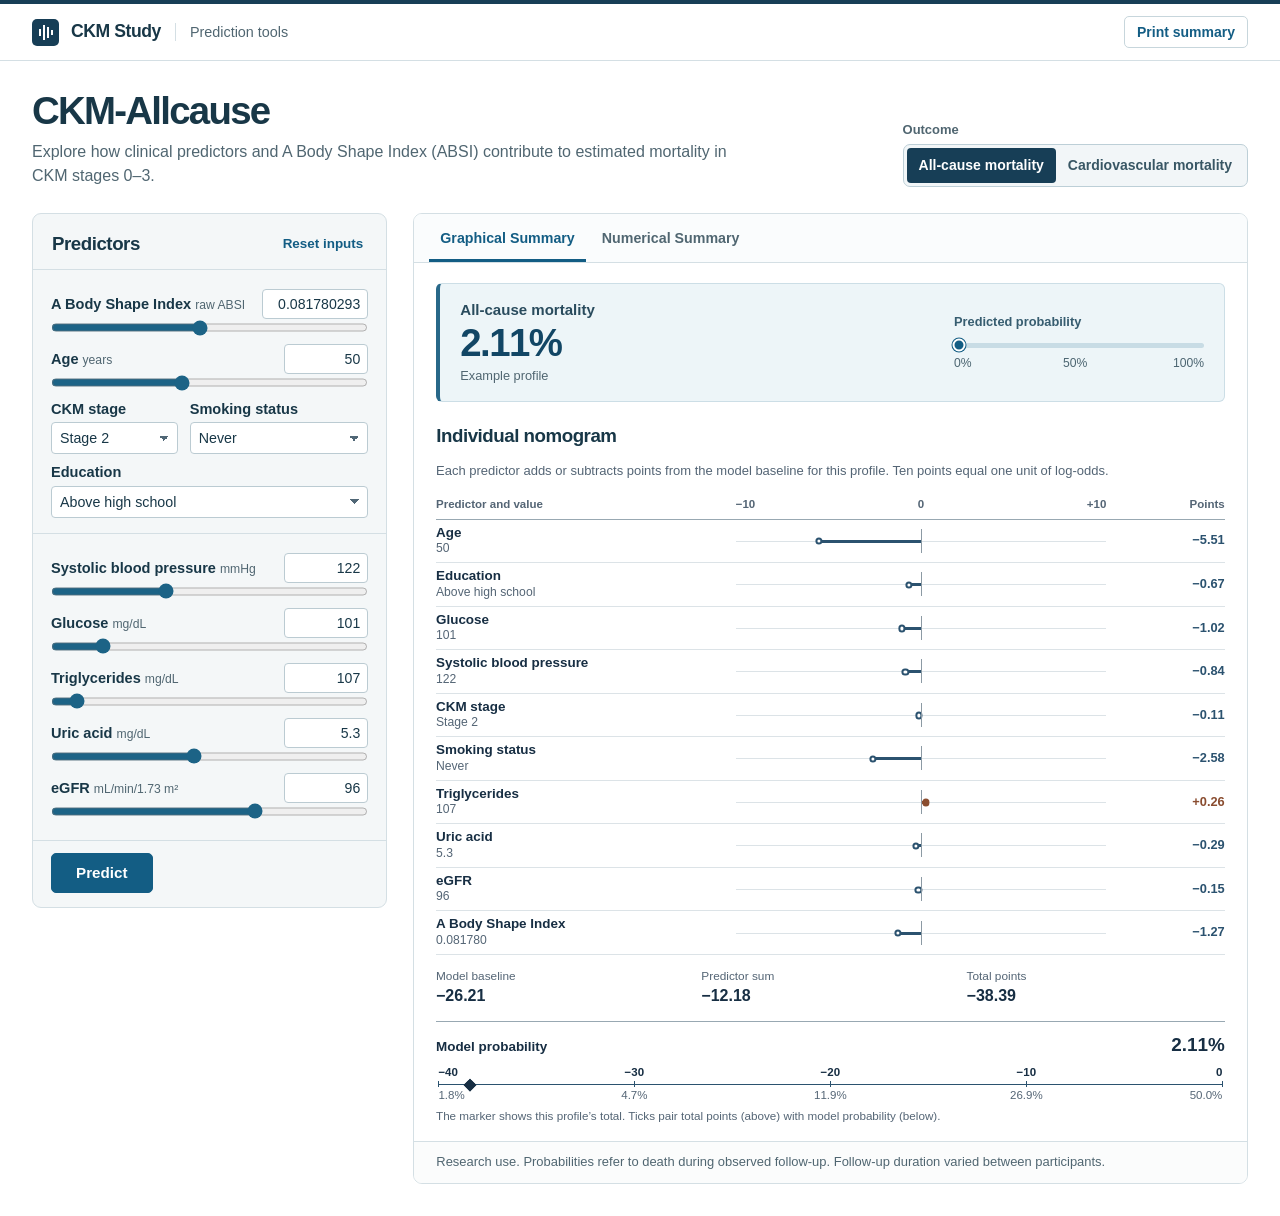
<file: index.html>
<!doctype html>
<html lang="en">
<head>
<meta charset="utf-8">
<meta name="viewport" content="width=device-width,initial-scale=1">
<meta name="theme-color" content="#153c55">
<meta name="description" content="A dynamic XGBoost nomogram for all-cause and cardiovascular mortality in the CKM study.">
<title>CKM-Allcause</title>
<link rel="icon" href="data:,">
<link rel="stylesheet" href="style.css">
<link rel="stylesheet" href="nomogram.css">
<script defer src="model.js"></script>
<script defer src="engine.js"></script>
<script defer src="nomogram.js"></script>
<script defer src="app.js"></script>
</head>
<body>
<header class="mast"><div class="bound mast-inner"><div class="identity"><span class="sig" aria-hidden="true"><i></i><i></i><i></i><i></i></span><strong>CKM Study</strong><span class="mast-rule"></span><span class="mast-section">Prediction tools</span></div><button class="print" id="print" type="button">Print summary</button></div></header>
<main class="bound">
<section class="head"><div><h1 id="page-title">CKM-Allcause</h1><p>Explore how clinical predictors and A Body Shape Index (ABSI) contribute to estimated mortality in CKM stages 0–3.</p></div>
<div class="endpoints"><span class="field-caption" id="outcome-label">Outcome</span><div class="seg" role="group" aria-labelledby="outcome-label"><button id="end-all" type="button" data-end="Allcause" aria-pressed="true">All-cause mortality</button><button id="end-cvd" type="button" data-end="CVD" aria-pressed="false">Cardiovascular mortality</button></div></div></section>
<div class="layout">
<aside class="parameters"><form id="form">
<div class="form-heading"><h2>Predictors</h2><button class="text-button" type="button" id="reset">Reset inputs</button></div>
<div id="fields"></div>
<div class="form-actions"><button type="submit" class="primary">Predict</button><span class="status" id="edit-status" aria-live="polite"></span></div>
</form></aside>
<section class="results" aria-label="Model results">
<div class="tabs" role="tablist" aria-label="Results">
<button id="tab-graph" data-tab="graph" role="tab" aria-selected="true" aria-controls="graph">Graphical Summary</button>
<button id="tab-numeric" data-tab="numeric" role="tab" aria-selected="false" aria-controls="numeric" tabindex="-1">Numerical Summary</button>
</div>
<section id="graph" role="tabpanel" aria-labelledby="tab-graph">
<div class="risk"><div><div class="risk-label" id="estimate-label">All-cause mortality</div><output id="probability" aria-labelledby="estimate-label">—</output><p id="profile-label">Example profile</p></div><div class="risk-scale"><div class="scale-label">Predicted probability</div><div id="risk-track"><i id="risk-mark"></i></div><div class="scale-ticks"><span>0%</span><span>50%</span><span>100%</span></div></div></div>
<div class="figure-head"><h2>Individual nomogram</h2></div>
<div id="nomogram"></div>
</section>
<section id="numeric" role="tabpanel" aria-labelledby="tab-numeric" hidden><div class="section-head"><h2>Numerical summary</h2><p>Compare predictions and inputs for the profiles calculated in this session.</p></div><div id="numerical-table"></div></section>
<p class="scope">Research use. Probabilities refer to death during observed follow-up. Follow-up duration varied between participants.</p>
</section>
</div>
</main>
<noscript>Enable JavaScript to calculate predictions from the frozen models.</noscript>
</body>
</html>
</file>
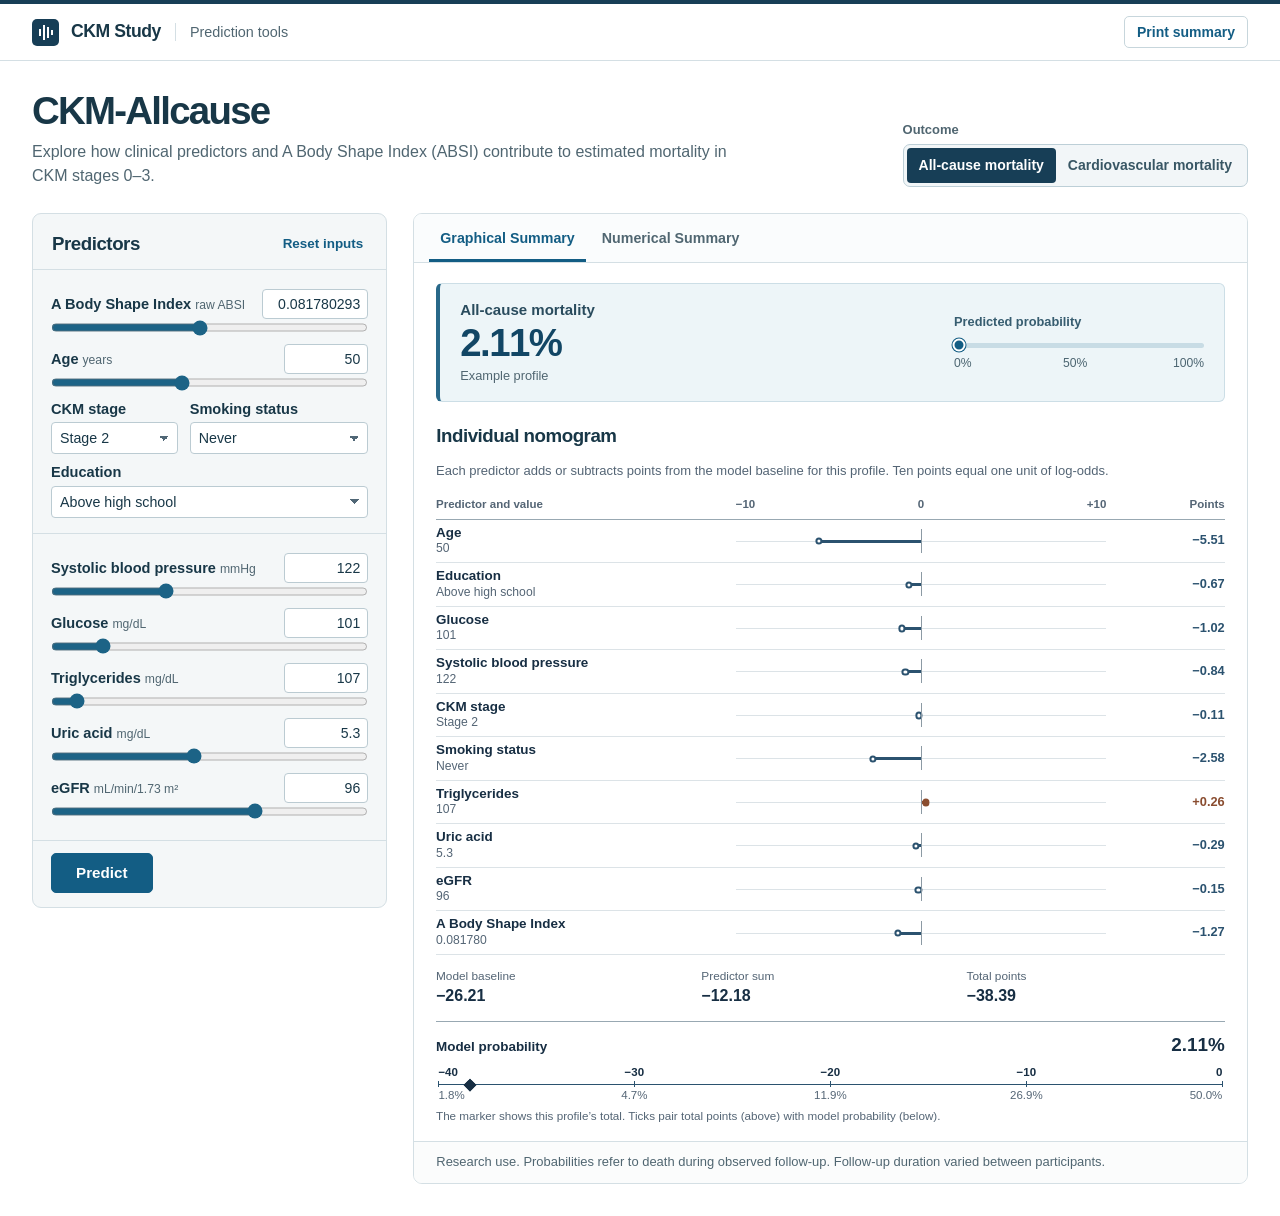
<file: CKM-Allcause/index.html>
<!doctype html>
<html lang="en">
<head>
<meta charset="utf-8">
<base href="../">
<meta name="viewport" content="width=device-width,initial-scale=1">
<meta name="theme-color" content="#153c55">
<meta name="description" content="A dynamic XGBoost nomogram for all-cause and cardiovascular mortality in the CKM study.">
<title>CKM-Allcause</title>
<link rel="icon" href="data:,">
<link rel="stylesheet" href="style.css">
<link rel="stylesheet" href="nomogram.css">
<script defer src="model.js"></script>
<script defer src="engine.js"></script>
<script defer src="nomogram.js"></script>
<script defer src="app.js"></script>
</head>
<body>
<header class="mast"><div class="bound mast-inner"><div class="identity"><span class="sig" aria-hidden="true"><i></i><i></i><i></i><i></i></span><strong>CKM Study</strong><span class="mast-rule"></span><span class="mast-section">Prediction tools</span></div><button class="print" id="print" type="button">Print summary</button></div></header>
<main class="bound">
<section class="head"><div><h1 id="page-title">CKM-Allcause</h1><p>Explore how clinical predictors and A Body Shape Index (ABSI) contribute to estimated mortality in CKM stages 0–3.</p></div>
<div class="endpoints"><span class="field-caption" id="outcome-label">Outcome</span><div class="seg" role="group" aria-labelledby="outcome-label"><button id="end-all" type="button" data-end="Allcause" aria-pressed="true">All-cause mortality</button><button id="end-cvd" type="button" data-end="CVD" aria-pressed="false">Cardiovascular mortality</button></div></div></section>
<div class="layout">
<aside class="parameters"><form id="form">
<div class="form-heading"><h2>Predictors</h2><button class="text-button" type="button" id="reset">Reset inputs</button></div>
<div id="fields"></div>
<div class="form-actions"><button type="submit" class="primary">Predict</button><span class="status" id="edit-status" aria-live="polite"></span></div>
</form></aside>
<section class="results" aria-label="Model results">
<div class="tabs" role="tablist" aria-label="Results">
<button id="tab-graph" data-tab="graph" role="tab" aria-selected="true" aria-controls="graph">Graphical Summary</button>
<button id="tab-numeric" data-tab="numeric" role="tab" aria-selected="false" aria-controls="numeric" tabindex="-1">Numerical Summary</button>
</div>
<section id="graph" role="tabpanel" aria-labelledby="tab-graph">
<div class="risk"><div><div class="risk-label" id="estimate-label">All-cause mortality</div><output id="probability" aria-labelledby="estimate-label">—</output><p id="profile-label">Example profile</p></div><div class="risk-scale"><div class="scale-label">Predicted probability</div><div id="risk-track"><i id="risk-mark"></i></div><div class="scale-ticks"><span>0%</span><span>50%</span><span>100%</span></div></div></div>
<div class="figure-head"><h2>Individual nomogram</h2></div>
<div id="nomogram"></div>
</section>
<section id="numeric" role="tabpanel" aria-labelledby="tab-numeric" hidden><div class="section-head"><h2>Numerical summary</h2><p>Compare predictions and inputs for the profiles calculated in this session.</p></div><div id="numerical-table"></div></section>
<p class="scope">Research use. Probabilities refer to death during observed follow-up. Follow-up duration varied between participants.</p>
</section>
</div>
</main>
<noscript>Enable JavaScript to calculate predictions from the frozen models.</noscript>
</body>
</html>
</file>
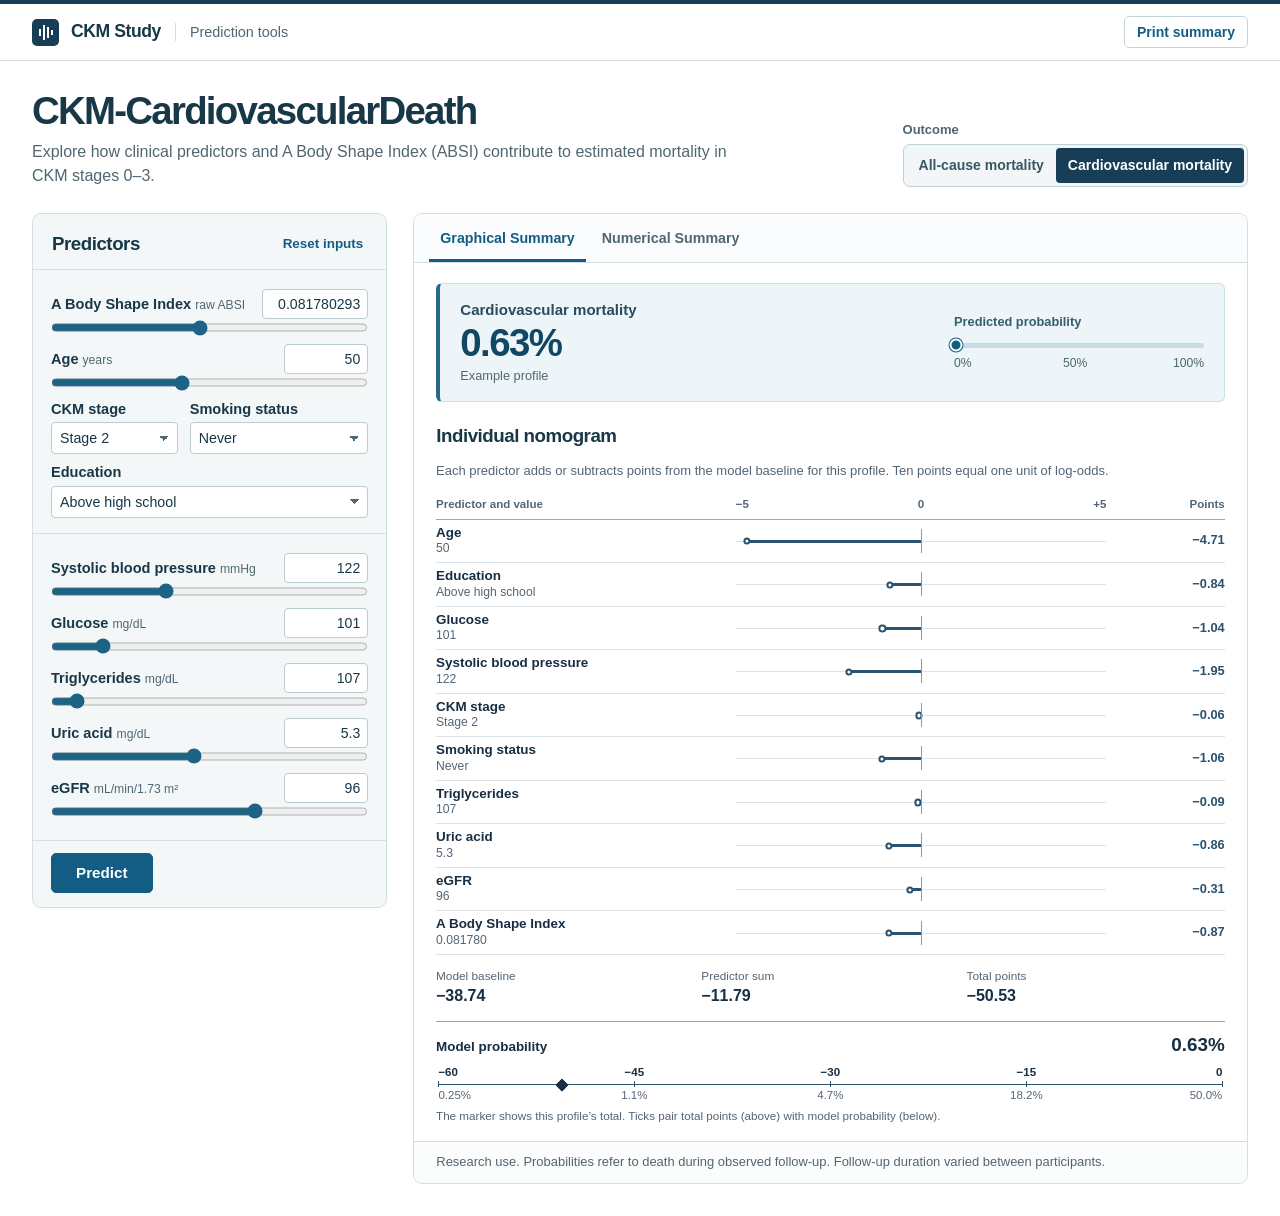
<file: CKM-CardiovascularDeath/index.html>
<!doctype html>
<html lang="en">
<head>
<meta charset="utf-8">
<base href="../">
<meta name="viewport" content="width=device-width,initial-scale=1">
<meta name="theme-color" content="#153c55">
<meta name="description" content="A dynamic XGBoost nomogram for all-cause and cardiovascular mortality in the CKM study.">
<title>CKM-CardiovascularDeath</title>
<link rel="icon" href="data:,">
<link rel="stylesheet" href="style.css">
<link rel="stylesheet" href="nomogram.css">
<script defer src="model.js"></script>
<script defer src="engine.js"></script>
<script defer src="nomogram.js"></script>
<script defer src="app.js"></script>
</head>
<body>
<header class="mast"><div class="bound mast-inner"><div class="identity"><span class="sig" aria-hidden="true"><i></i><i></i><i></i><i></i></span><strong>CKM Study</strong><span class="mast-rule"></span><span class="mast-section">Prediction tools</span></div><button class="print" id="print" type="button">Print summary</button></div></header>
<main class="bound">
<section class="head"><div><h1 id="page-title">CKM-CardiovascularDeath</h1><p>Explore how clinical predictors and A Body Shape Index (ABSI) contribute to estimated mortality in CKM stages 0–3.</p></div>
<div class="endpoints"><span class="field-caption" id="outcome-label">Outcome</span><div class="seg" role="group" aria-labelledby="outcome-label"><button id="end-all" type="button" data-end="Allcause" aria-pressed="false">All-cause mortality</button><button id="end-cvd" type="button" data-end="CVD" aria-pressed="true">Cardiovascular mortality</button></div></div></section>
<div class="layout">
<aside class="parameters"><form id="form">
<div class="form-heading"><h2>Predictors</h2><button class="text-button" type="button" id="reset">Reset inputs</button></div>
<div id="fields"></div>
<div class="form-actions"><button type="submit" class="primary">Predict</button><span class="status" id="edit-status" aria-live="polite"></span></div>
</form></aside>
<section class="results" aria-label="Model results">
<div class="tabs" role="tablist" aria-label="Results">
<button id="tab-graph" data-tab="graph" role="tab" aria-selected="true" aria-controls="graph">Graphical Summary</button>
<button id="tab-numeric" data-tab="numeric" role="tab" aria-selected="false" aria-controls="numeric" tabindex="-1">Numerical Summary</button>
</div>
<section id="graph" role="tabpanel" aria-labelledby="tab-graph">
<div class="risk"><div><div class="risk-label" id="estimate-label">Cardiovascular mortality</div><output id="probability" aria-labelledby="estimate-label">—</output><p id="profile-label">Example profile</p></div><div class="risk-scale"><div class="scale-label">Predicted probability</div><div id="risk-track"><i id="risk-mark"></i></div><div class="scale-ticks"><span>0%</span><span>50%</span><span>100%</span></div></div></div>
<div class="figure-head"><h2>Individual nomogram</h2></div>
<div id="nomogram"></div>
</section>
<section id="numeric" role="tabpanel" aria-labelledby="tab-numeric" hidden><div class="section-head"><h2>Numerical summary</h2><p>Compare predictions and inputs for the profiles calculated in this session.</p></div><div id="numerical-table"></div></section>
<p class="scope">Research use. Probabilities refer to death during observed follow-up. Follow-up duration varied between participants.</p>
</section>
</div>
</main>
<noscript>Enable JavaScript to calculate predictions from the frozen models.</noscript>
</body>
</html>
</file>
<file: style.css>
:root{color-scheme:light;--ink:#183747;--muted:#506671;--blue:#135d84;--rule:#d4dfe4;--navy:#173e56;--panel:#f4f7f8;font-family:"Source Sans 3","Segoe UI",Arial,sans-serif;color:var(--ink);background:#fff;font-size:16px}
*{box-sizing:border-box}body{margin:0;line-height:1.45}button,select,input{font:inherit;color:inherit}button{cursor:pointer}button:focus-visible,select:focus-visible,input:focus-visible,[role=tabpanel]:focus-visible{outline:3px solid #e5a13d;outline-offset:3px}[hidden]{display:none!important}.bound{width:min(1280px,calc(100% - 64px));margin-inline:auto}.mast{border-top:4px solid var(--navy);border-bottom:1px solid var(--rule)}.mast-inner,.identity{display:flex;align-items:center}.mast-inner{height:56px;justify-content:space-between}.identity{gap:12px}.identity strong{font-weight:650;letter-spacing:-.025em;font-size:1.1rem}.sig{width:27px;height:27px;background:var(--navy);border-radius:5px;display:flex;align-items:center;justify-content:center;gap:2px}.sig i{width:2px;height:7px;background:#fff}.sig i:nth-child(2){height:15px}.sig i:nth-child(3){height:11px}.sig i:nth-child(4){height:5px}.mast-rule{height:18px;width:1px;background:var(--rule);margin:0 2px}.mast-section{font-size:.9rem;color:var(--muted)}.print{color:var(--blue);border:1px solid #c7d6dc;background:#fff;border-radius:5px;padding:5px 12px;font-size:.875rem;font-weight:600}.print:hover,.text-button:hover{background:#eaf2f6}
.head{display:flex;align-items:flex-end;justify-content:space-between;gap:30px;margin:28px 0 26px}.head h1{font-size:clamp(1.8rem,3vw,2.5rem);line-height:1.13;letter-spacing:-.045em;margin:0 0 8px;font-weight:650}.head p,.figure-head p,.section-head p{color:var(--muted);margin:0}.head p{max-width:720px;font-size:1rem}.endpoints{flex-shrink:0}.field-caption{display:block;color:var(--muted);font-size:.81rem;font-weight:650;margin-bottom:5px}.seg{display:flex;border:1px solid #bdcfd7;border-radius:7px;padding:3px;background:#f2f6f8}.seg button{border:none;border-radius:4px;background:transparent;color:#385664;font-size:.875rem;padding:7px 12px;font-weight:600}.seg button[aria-pressed=true]{color:#fff;background:var(--navy)}.seg button:hover:not([aria-pressed=true]){background:#e4edf1}
.layout{display:grid;grid-template-columns:minmax(270px,.83fr) minmax(0,1.95fr);gap:26px;align-items:start;padding-bottom:32px}h2{margin:0;font-size:1.17rem;letter-spacing:-.025em;font-weight:650}.parameters{background:var(--panel);border:1px solid var(--rule);border-radius:9px}.form-heading{padding:16px 19px 12px;display:flex;align-items:center;justify-content:space-between;border-bottom:1px solid var(--rule)}.text-button{background:none;border:none;color:var(--blue);border-radius:3px;font-weight:600;font-size:.84rem;padding:4px}.controls{padding:10px 18px 12px;border:0;margin:0}.controls+.controls{border-top:1px solid var(--rule)}.field{margin:9px 0}.field-row{display:flex;align-items:center;justify-content:space-between;gap:8px}.field-row label,.cat label{font-weight:600;font-size:.91rem;line-height:1.25}.unit{font-size:.76rem;color:var(--muted);font-weight:400;white-space:nowrap}.number,select{background:white;border:1px solid #bbcbd2;border-radius:4px}.number{width:84px;text-align:right;padding:3px 7px;height:30px;font-variant-numeric:tabular-nums;font-size:.88rem;appearance:textfield}.number::-webkit-inner-spin-button{appearance:none}.number.wide{width:106px}.range{display:block;width:100%;margin:1px 0 0;height:15px;accent-color:#1c6386;cursor:pointer}.cats{display:grid;grid-template-columns:.83fr 1.17fr;gap:9px 12px;margin:10px 0 3px}.cat{min-width:0}.cat label{display:block;margin-bottom:4px}.cat.wide{grid-column:1/-1}select{font-size:.89rem;width:100%;padding:5px 26px 5px 8px;height:32px;appearance:none;background-image:linear-gradient(45deg,transparent 50%,#506776 50%),linear-gradient(135deg,#506776 50%,transparent 50%);background-position:calc(100% - 13px) 50%,calc(100% - 8px) 50%;background-size:5px 5px;background-repeat:no-repeat}.range-note{color:#885020;font-size:.8rem;margin:1px 0 4px}.form-actions{padding:12px 18px 14px;border-top:1px solid var(--rule);display:flex;align-items:center;gap:12px}.primary{border:1px solid var(--blue);background:var(--blue);color:#fff;border-radius:5px;font-size:.95rem;font-weight:650;padding:8px 24px}.primary:hover{background:#124763}.status{font-size:.82rem;color:var(--muted)}
.results{min-width:0;border:1px solid var(--rule);border-radius:9px;background:white;overflow:hidden}.tabs{display:flex;align-items:stretch;gap:5px;padding:0 15px;border-bottom:1px solid var(--rule);background:#fafcfd}.tabs button{padding:14px 11px 11px;border:0;border-bottom:3px solid transparent;background:none;font-weight:550;color:var(--muted);font-size:.89rem}.tabs button[aria-selected=true]{color:var(--blue);border-bottom-color:var(--blue);font-weight:700}.tabs button:hover{color:var(--blue)}[role=tabpanel]{padding:20px 22px 16px;min-width:0}.risk{background:#edf5f8;border:1px solid #ccdee6;border-left:4px solid #286889;border-radius:6px;padding:15px 20px;display:flex;align-items:center;justify-content:space-between;gap:20px}.risk-label{color:#294b5d;font-size:.94rem;font-weight:650}#probability{display:block;font-size:clamp(2rem,3vw,2.75rem);font-weight:650;line-height:1.12;letter-spacing:-.04em;color:#124665;font-variant-numeric:tabular-nums}.risk p{margin:3px 0 0;font-size:.8rem;color:var(--muted)}.risk-scale{width:40%;max-width:250px}.scale-label{color:#375d70;font-size:.8rem;font-weight:600}.scale-ticks{display:flex;justify-content:space-between;color:#4c6571;font-size:.76rem}.scale-ticks span:nth-child(2){transform:translateX(3px)}#risk-track{height:5px;background:#c8dce5;position:relative;border-radius:3px;margin:11px 0 7px}#risk-mark{position:absolute;left:0;top:50%;height:13px;width:13px;transform:translate(-50%,-50%);border:2px solid #fff;border-radius:50%;background:var(--blue);box-shadow:0 0 0 1px var(--blue)}.figure-head{margin:20px 0 12px}.figure-head p,.section-head p{font-size:.91rem;margin-top:4px}.section-head{margin-bottom:18px}.scope{border-top:1px solid var(--rule);color:var(--muted);font-size:.81rem;margin:0;padding:11px 22px;background:#fbfcfc}.scroller{overflow:auto}.results table.data{border-collapse:collapse;width:100%;font-size:.88rem;font-variant-numeric:tabular-nums;text-align:left}.data th,.data td{padding:9px 9px;border-bottom:1px solid #e0e8eb;vertical-align:top}.data thead th{color:#3a5a6b;background:#f0f5f7;white-space:normal}.data tbody th{font-weight:550}.data .selected{background:#f1f8fb}.data td .text-button{padding:0}.detail{display:grid;grid-template-columns:135px 1fr;gap:8px 14px;margin:0 0 20px;font-size:.94rem}.detail dt{color:var(--muted)}.detail dd{margin:0}.minor-title{font-size:1.02rem;margin:18px 0 7px}.method-note{color:var(--muted);font-size:.86rem;margin:9px 0}.profile-choose{font-size:.9rem;display:flex;align-items:center;gap:10px;margin:12px 0}.profile-choose select{max-width:210px}.visually-hidden{position:absolute;width:1px;height:1px;overflow:hidden;clip-path:inset(50%);white-space:nowrap}
@media(min-width:1500px){.head{margin:34px 0 29px}}@media(max-width:1050px){.head{align-items:flex-start;flex-direction:column;gap:12px}.bound{width:calc(100% - 40px)}.layout{gap:16px}.field-caption{display:none}}@media(max-width:760px){.bound{width:calc(100% - 24px)}.mast-inner{height:46px}.head{margin:18px 0 16px}.layout{grid-template-columns:1fr;gap:15px}.controls{padding:7px 14px}.field{margin:8px 0}.tabs{padding:0 6px;gap:0}.tabs button{flex:1;padding:10px 4px;font-size:.84rem}.scope,[role=tabpanel]{padding:13px}.risk{padding:13px}.head p{font-size:.93rem}.seg button{font-size:.83rem}.mast-section{font-size:.81rem}.form-heading{padding:12px 14px}.form-actions{padding:10px 14px}.risk-scale{width:36%}.field-caption{display:none}.data th,.data td{padding:7px}.detail{grid-template-columns:95px 1fr}}
@media print{.mast{border-top:0}.print,.tabs,.form-actions,.text-button,.endpoints,.range,.profile-choose{display:none!important}.bound{width:100%}.layout{display:block}.parameters{display:none}.results{border:0}.head{margin:9px 0}.head h1{font-size:20pt}.head p{font-size:9pt}.mast-inner{height:30px}.risk{break-inside:avoid}.risk,#nomogram{-webkit-print-color-adjust:exact;print-color-adjust:exact}[role=tabpanel]{padding:5px}.scope{font-size:8pt}}
</file>
<file: nomogram.css>
.ckm-ng {
  --ng-ink: #172e43;
  --ng-blue: #2b526f;
  --ng-brown: #8a4d30;
  --ng-muted: #546575;
  --ng-rule: #dce3e7;
  margin: 0;
  min-width: 0;
  color: var(--ng-ink);
  background: #fff;
  font-family: inherit;
  font-variant-numeric: tabular-nums;
  container-type: inline-size;
}
.ckm-ng *, .ckm-ng *::before, .ckm-ng *::after { box-sizing: border-box; }
.ckm-ng-intro, .ckm-ng-caption {
  margin: 0;
  color: var(--ng-muted);
  font-size: .8125rem;
  line-height: 1.5;
}
.ckm-ng-intro { margin-bottom: .75rem; }
.ckm-ng-features {
  width: 100%;
  border-collapse: collapse;
  table-layout: fixed;
}
.ckm-ng-features th, .ckm-ng-features td {
  margin: 0;
  border: 0;
  background: transparent;
  text-transform: none;
  letter-spacing: normal;
  vertical-align: middle;
}
.ckm-ng-features thead th {
  padding: .25rem 0 .44rem;
  border-bottom: 1px solid #98a8b2;
  color: var(--ng-muted);
  font-size: .72rem;
  font-weight: 600;
  line-height: 1.3;
}
.ckm-ng-input { width: 38%; text-align: left; }
.ckm-ng-score { width: 15%; text-align: right; white-space: nowrap; }
.ckm-ng-features tbody th, .ckm-ng-features tbody td { border-bottom: 1px solid var(--ng-rule); }
.ckm-ng-features tbody .ckm-ng-input { padding: .32rem .45rem .32rem 0; }
.ckm-ng-name, .ckm-ng-value { display: block; overflow-wrap: anywhere; }
.ckm-ng-short { display: none; }
.ckm-ng-name { font-size: .84rem; font-weight: 600; line-height: 1.23; }
.ckm-ng-value { color: var(--ng-muted); font-size: .76rem; font-weight: 400; line-height: 1.3; }
.ckm-ng-ticks { display: grid; grid-template-columns: 1fr 1fr 1fr; width: 100%; }
.ckm-ng-ticks span:first-child { text-align: left; }
.ckm-ng-ticks span:nth-child(2) { text-align: center; }
.ckm-ng-ticks span:last-child { text-align: right; }
.ckm-ng-features tbody .ckm-ng-score { padding: .2rem 0; font-size: .8rem; font-weight: 650; }
.ckm-ng-features .ckm-ng-plot { padding: 0; }
.ckm-ng-track { position: relative; width: 100%; height: 1.5rem; }
.ckm-ng-track::before, .ckm-ng-track::after {
  content: ""; position: absolute;
}
.ckm-ng-track::before { left: 0; right: 0; top: 50%; border-top: 1px solid var(--ng-rule); }
.ckm-ng-track::after { z-index: 1; left: 50%; top: 0; bottom: 0; border-left: 1px solid #8c9aa4; }
.ckm-ng .ckm-ng-negative { color: var(--ng-blue); }
.ckm-ng .ckm-ng-positive { color: var(--ng-brown); }
.ckm-ng .ckm-ng-zero { color: #576570; }
.ckm-ng-bar {
  position: absolute;
  top: 50%;
  border-top: 3px solid currentColor;
  transform: translateY(-1px);
}
.ckm-ng-bar::after {
  content: "";
  position: absolute;
  top: -1.5px;
  width: .45rem;
  height: .45rem;
  border: 2px solid currentColor;
  border-radius: 50%;
  background: #fff;
  transform: translate(-50%, -50%);
  z-index: 2;
}
.ckm-ng-bar.ckm-ng-positive::after { left: 100%; background: currentColor; }
.ckm-ng-bar.ckm-ng-negative::after, .ckm-ng-bar.ckm-ng-zero::after { left: 0; }
.ckm-ng-totals {
  display: grid;
  grid-template-columns: repeat(3, minmax(0, 1fr));
  gap: .45rem;
  margin: .9rem 0;
}
.ckm-ng-total-item { min-width: 0; }
.ckm-ng-total-item dt { margin: 0 0 .1rem; color: var(--ng-muted); font-size: .74rem; line-height: 1.3; }
.ckm-ng-total-item dd { margin: 0; font-size: 1rem; font-weight: 600; line-height: 1.3; }
.ckm-ng-total-item:last-child dd { font-weight: 750; }
.ckm-ng-conversion { margin: 0; padding: .7rem 0 0; border-top: 1px solid #98a8b2; }
.ckm-ng-conversion-head { display: flex; align-items: baseline; justify-content: space-between; gap: .4rem; }
.ckm-ng-conversion-head span { font-size: .84rem; font-weight: 600; }
.ckm-ng-conversion-head strong { font-size: 1.18rem; line-height: 1.2; }
.ckm-ng-conversion-axis { position: relative; height: 2.7rem; margin: .38rem .15rem .12rem; }
.ckm-ng-conversion-line {
  position: absolute; inset: 50% 0 auto;
  height: 0; border-top: 1px solid var(--ng-blue);
}
.ckm-ng-total-marker {
  position: absolute; top: 0; width: .56rem; height: .56rem; z-index: 2;
  border: 1px solid var(--ng-ink); background: var(--ng-ink); transform: translate(-50%, -50%) rotate(45deg);
}
.ckm-ng-conversion-tick { position: absolute; top: 0; bottom: 0; width: 0; }
.ckm-ng-conversion-tick::before {
  content: ""; position: absolute; top: calc(50% - 3px); bottom: calc(50% - 3px);
  border-left: 1px solid var(--ng-blue);
}
.ckm-ng-tick-points, .ckm-ng-tick-probability {
  position: absolute; white-space: nowrap; transform: translateX(-50%); font-size: .72rem;
  line-height: 1.1;
}
.ckm-ng-tick-points { bottom: calc(50% + .32rem); font-weight: 600; }
.ckm-ng-tick-probability { top: calc(50% + .34rem); color: var(--ng-muted); }
.ckm-ng-first > span { transform: none; }
.ckm-ng-last > span { transform: translateX(-100%); }
.ckm-ng-caption { font-size: .73rem; }
@container (max-width: 370px) {
  .ckm-ng-input { width: 40%; }
  .ckm-ng-score { width: 17%; }
  .ckm-ng-name { font-size: .78rem; }
  .ckm-ng-has-short .ckm-ng-name { display: none; }
  .ckm-ng-has-short .ckm-ng-short { display: block; font-size: .78rem; font-weight: 600; line-height: 1.23; }
  .ckm-ng-ticks, .ckm-ng-features thead th { font-size: .68rem; }
}
@media print {
  .ckm-ng { color: #152330; print-color-adjust: exact; -webkit-print-color-adjust: exact; }
  .ckm-ng-features tr, .ckm-ng-totals, .ckm-ng-conversion { break-inside: avoid; }
  .ckm-ng-features thead { display: table-header-group; }
}
</file>
